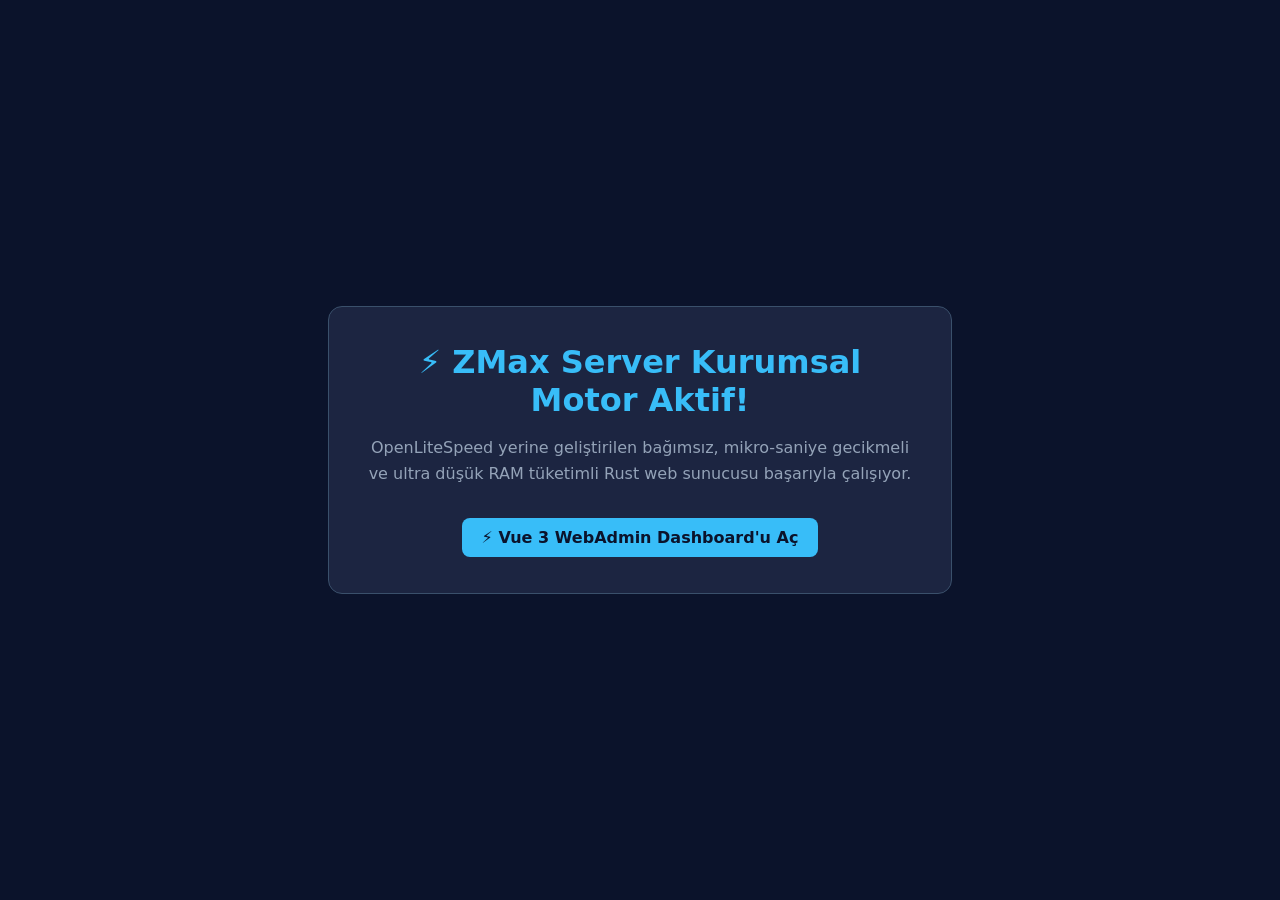
<file: www/html/index.html>
<!DOCTYPE html>
<html lang="tr">
<head>
    <meta charset="UTF-8">
    <title>ZMax Server - ZePanel Kurumsal Web Motoru</title>
    <style>
        body { font-family: system-ui, sans-serif; background: #0b132b; color: #fff; display: flex; align-items: center; justify-content: center; height: 100vh; margin: 0; }
        .box { background: #1c2541; padding: 36px; border-radius: 14px; border: 1px solid #3a506b; max-width: 550px; text-align: center; }
        h1 { color: #38bdf8; margin: 0 0 14px; }
        p { color: #94a3b8; line-height: 1.6; }
        .btn { display: inline-block; background: #38bdf8; color: #0b132b; padding: 10px 20px; border-radius: 8px; text-decoration: none; font-weight: bold; margin-top: 16px; }
    </style>
</head>
<body>
    <div class="box">
        <h1>⚡ ZMax Server Kurumsal Motor Aktif!</h1>
        <p>OpenLiteSpeed yerine geliştirilen bağımsız, mikro-saniye gecikmeli ve ultra düşük RAM tüketimli Rust web sunucusu başarıyla çalışıyor.</p>
        <a href="http://127.0.0.1:19485" class="btn">⚡ Vue 3 WebAdmin Dashboard'u Aç</a>
    </div>
</body>
</html>
</file>
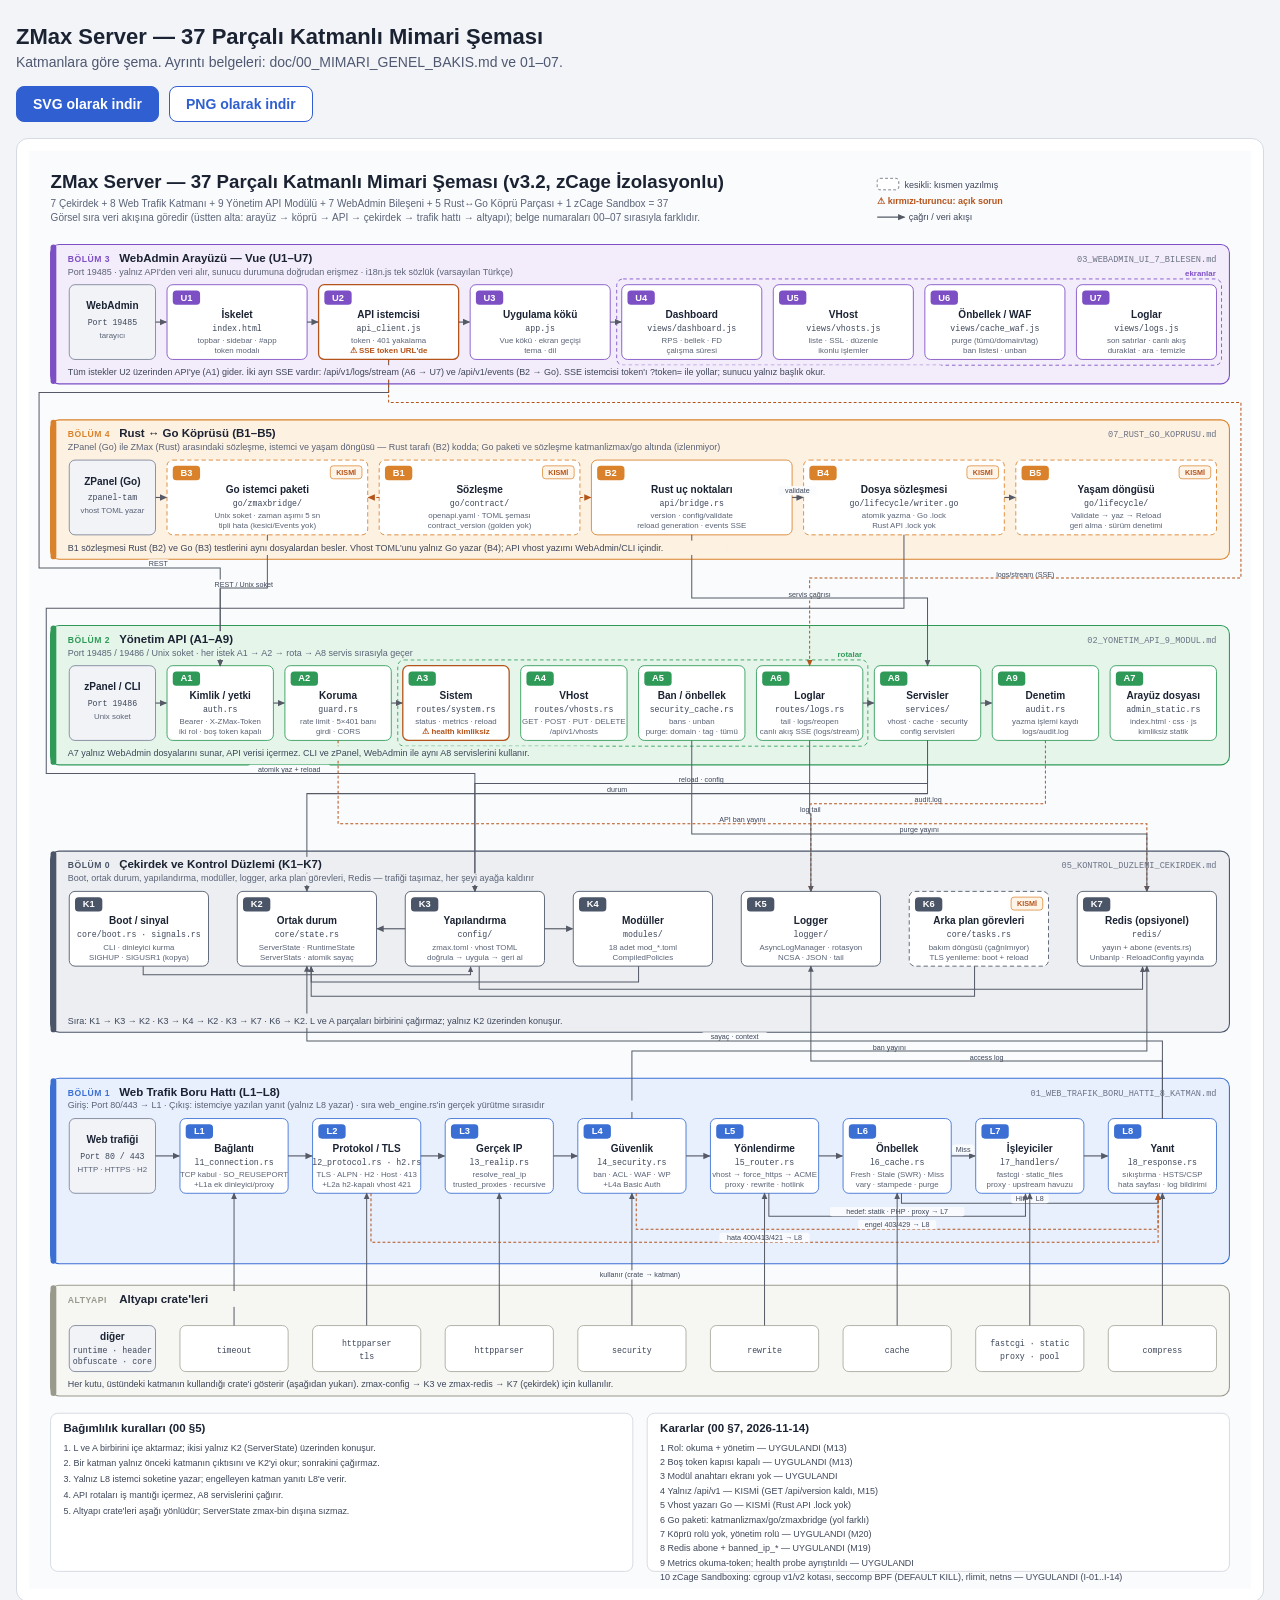
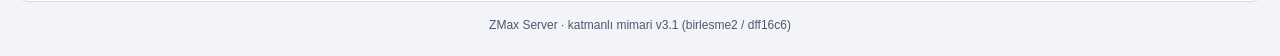
<file: docs/mimari/zmax_mimari_semasi.html>
<!DOCTYPE html>
<html lang="tr">
<head>
<meta charset="UTF-8">
<meta name="viewport" content="width=device-width, initial-scale=1.0">
<title>ZMax Katmanlı Mimari Şeması (37 Parça)</title>
<style>
  :root{--bg:#f2f4f8;--card:#ffffff;--line:#d5dae3;--text:#1b2333;--muted:#4f5870;--accent:#2f5fd0;--accent-h:#244db0}
  *{box-sizing:border-box;margin:0;padding:0}
  body{background:var(--bg);color:var(--text);font-family:'Segoe UI',Roboto,Helvetica,Arial,sans-serif;padding:24px 16px;display:flex;flex-direction:column;align-items:center;min-height:100vh}
  header{max-width:1700px;width:100%;margin-bottom:16px}
  h1{font-size:22px;font-weight:700}
  header p{font-size:14px;color:var(--muted);margin-top:4px}
  .actions{display:flex;gap:10px;margin:0 0 16px;max-width:1700px;width:100%;align-items:center}
  button{font:600 14px 'Segoe UI',Roboto,Helvetica,Arial,sans-serif;border-radius:8px;padding:9px 16px;cursor:pointer;border:1px solid var(--accent);background:var(--accent);color:#fff}
  button:hover{background:var(--accent-h)}
  button.alt{background:#fff;color:var(--accent)}
  button.alt:hover{background:#eef2fc}
  button:focus-visible{outline:3px solid #9db6f2;outline-offset:2px}
  #durum{font-size:13px;color:#b4531a}
  .kutu{background:var(--card);border:1px solid var(--line);border-radius:12px;padding:12px;max-width:1700px;width:100%;overflow-x:auto}
  .kutu svg{display:block;min-width:1200px;width:100%;height:auto}
  footer{margin-top:16px;font-size:12px;color:var(--muted)}
</style>
</head>
<body>
<header>
  <h1>ZMax Server — 37 Parçalı Katmanlı Mimari Şeması</h1>
  <p>Katmanlara göre şema. Ayrıntı belgeleri: doc/00_MIMARI_GENEL_BAKIS.md ve 01–07.</p>
</header>
<div class="actions">
  <button type="button" id="btnSvg">SVG olarak indir</button>
  <button type="button" id="btnPng" class="alt">PNG olarak indir</button>
  <span id="durum" role="status" aria-live="polite"></span>
</div>
<main class="kutu">
<svg id="semaSvg" xmlns="http://www.w3.org/2000/svg" viewBox="0 0 1700 2000" role="img" aria-labelledby="semaBaslik semaAciklama">
<title id="semaBaslik">ZMax Server 37 parçalı katmanlı mimari şeması</title>
<desc id="semaAciklama">WebAdmin, Rust-Go köprüsü, yönetim API, çekirdek, web trafik boru hattı ve altyapı crate katmanları; katmanlar arası çağrı okları, yeni yazılacak parçalar, açık sorunlar, bağımlılık kuralları ve kararlar.</desc>
<style>
  .t-main{font:700 26px 'Segoe UI',Roboto,Helvetica,Arial,sans-serif;fill:#1b2333}
  .t-sub{font:400 14px 'Segoe UI',Roboto,Helvetica,Arial,sans-serif;fill:#5a6376}
  .t-tag{font:700 12px 'Segoe UI',Roboto,Helvetica,Arial,sans-serif;letter-spacing:.06em}
  .t-band{font:700 16px 'Segoe UI',Roboto,Helvetica,Arial,sans-serif;fill:#1b2333}
  .t-bsub{font:400 12.5px 'Segoe UI',Roboto,Helvetica,Arial,sans-serif;fill:#5a6376}
  .t-doc{font:400 12px Consolas,'Courier New',monospace;fill:#6b7385}
  .t-grp{font:700 11px 'Segoe UI',Roboto,Helvetica,Arial,sans-serif}
  .t-id{font:700 13px 'Segoe UI',Roboto,Helvetica,Arial,sans-serif;fill:#fff}
  .t-yeni{font:700 10px 'Segoe UI',Roboto,Helvetica,Arial,sans-serif;fill:#b4531a}
  .t-title{font:700 14px 'Segoe UI',Roboto,Helvetica,Arial,sans-serif;fill:#1b2333}
  .t-file{font:400 11.5px Consolas,'Courier New',monospace;fill:#3d4659}
  .t-desc{font:400 11px 'Segoe UI',Roboto,Helvetica,Arial,sans-serif;fill:#5a6376}
  .t-warn{font:700 11px 'Segoe UI',Roboto,Helvetica,Arial,sans-serif;fill:#b4531a}
  .t-lbl{font:400 10px 'Segoe UI',Roboto,Helvetica,Arial,sans-serif;fill:#3d4659}
  .t-note{font:400 12.5px 'Segoe UI',Roboto,Helvetica,Arial,sans-serif;fill:#3d4659}
  .t-open{font:700 12.5px 'Segoe UI',Roboto,Helvetica,Arial,sans-serif;fill:#b4531a}</style>
<defs>
<marker id="ok" viewBox="0 0 10 10" refX="8" refY="5" markerWidth="7" markerHeight="7" orient="auto"><path d="M0 1 L9 5 L0 9 z" fill="#555a66"/></marker>
<marker id="okd" viewBox="0 0 10 10" refX="8" refY="5" markerWidth="7" markerHeight="7" orient="auto"><path d="M0 1 L9 5 L0 9 z" fill="#b4531a"/></marker>
</defs>
<rect x="0" y="0" width="1700" height="2000" fill="#fafbfd"/>
<text x="30" y="52" class="t-main">ZMax Server — 37 Parçalı Katmanlı Mimari Şeması (v3.2, zCage İzolasyonlu)</text>
<text x="30" y="78" class="t-sub">7 Çekirdek + 8 Web Trafik Katmanı + 9 Yönetim API Modülü + 7 WebAdmin Bileşeni + 5 Rust↔Go Köprü Parçası + 1 zCage Sandbox = 37</text>
<text x="30" y="98" class="t-sub">Görsel sıra veri akışına göredir (üstten alta: arayüz → köprü → API → çekirdek → trafik hattı → altyapı); belge numaraları 00–07 sırasıyla farklıdır.</text>
<rect x="1180" y="38" width="30" height="16" rx="4" fill="#fff" stroke="#555a66" stroke-dasharray="4 3"/><text x="1218" y="51" class="t-note">kesikli: kısmen yazılmış</text>
<text x="1180" y="74" class="t-open">⚠ kırmızı-turuncu: açık sorun</text>
<line x1="1180" y1="92" x2="1218" y2="92" stroke="#555a66" stroke-width="1.6" marker-end="url(#ok)"/><text x="1224" y="96" class="t-note">çağrı / veri akışı</text>
<rect x="30" y="130" width="1640" height="194" rx="12" fill="#f3ecfb" stroke="#7d4fc4" stroke-width="1.5"/>
<rect x="30" y="130" width="8" height="194" rx="4" fill="#7d4fc4"/>
<rect x="817.5714285714287" y="178" width="841.4285714285716" height="120" rx="9" fill="none" stroke="#7d4fc4" stroke-width="1.2" stroke-dasharray="5 4"/>
<text x="1651.0000000000002" y="174" text-anchor="end" class="t-grp" fill="#7d4fc4">ekranlar</text>
<rect x="56" y="186" width="120" height="104" rx="8" fill="#f1f3f7" stroke="#7b8498" stroke-width="1.2"/>
<text x="116" y="220" text-anchor="middle" class="t-title">WebAdmin</text>
<text x="116" y="242" text-anchor="middle" class="t-file">Port 19485</text>
<text x="116" y="260" text-anchor="middle" class="t-desc">tarayıcı</text>
<rect x="192" y="186" width="194.85714285714286" height="104" rx="8" fill="#ffffff" stroke="#7d4fc4" stroke-width="1.2"/>
<rect x="200" y="194" width="38" height="20" rx="5" fill="#7d4fc4"/>
<text x="219" y="208" text-anchor="middle" class="t-id">U1</text>
<text x="289.42857142857144" y="232" text-anchor="middle" class="t-title">İskelet</text>
<text x="289.42857142857144" y="250" text-anchor="middle" class="t-file">index.html</text>
<text x="289.42857142857144" y="267" text-anchor="middle" class="t-desc">topbar · sidebar · #app</text>
<text x="289.42857142857144" y="281" text-anchor="middle" class="t-desc">token modalı</text>
<rect x="402.8571428571429" y="186" width="194.85714285714286" height="104" rx="8" fill="#ffffff" stroke="#b4531a" stroke-width="1.8"/>
<rect x="410.8571428571429" y="194" width="38" height="20" rx="5" fill="#7d4fc4"/>
<text x="429.8571428571429" y="208" text-anchor="middle" class="t-id">U2</text>
<text x="500.28571428571433" y="232" text-anchor="middle" class="t-title">API istemcisi</text>
<text x="500.28571428571433" y="250" text-anchor="middle" class="t-file">api_client.js</text>
<text x="500.28571428571433" y="267" text-anchor="middle" class="t-desc">token · 401 yakalama</text>
<text x="500.28571428571433" y="281" text-anchor="middle" class="t-warn">⚠ SSE token URL'de</text>
<rect x="613.7142857142858" y="186" width="194.85714285714286" height="104" rx="8" fill="#ffffff" stroke="#7d4fc4" stroke-width="1.2"/>
<rect x="621.7142857142858" y="194" width="38" height="20" rx="5" fill="#7d4fc4"/>
<text x="640.7142857142858" y="208" text-anchor="middle" class="t-id">U3</text>
<text x="711.1428571428572" y="232" text-anchor="middle" class="t-title">Uygulama kökü</text>
<text x="711.1428571428572" y="250" text-anchor="middle" class="t-file">app.js</text>
<text x="711.1428571428572" y="267" text-anchor="middle" class="t-desc">Vue kökü · ekran geçişi</text>
<text x="711.1428571428572" y="281" text-anchor="middle" class="t-desc">tema · dil</text>
<rect x="824.5714285714287" y="186" width="194.85714285714286" height="104" rx="8" fill="#ffffff" stroke="#7d4fc4" stroke-width="1.2"/>
<rect x="832.5714285714287" y="194" width="38" height="20" rx="5" fill="#7d4fc4"/>
<text x="851.5714285714287" y="208" text-anchor="middle" class="t-id">U4</text>
<text x="922.0000000000001" y="232" text-anchor="middle" class="t-title">Dashboard</text>
<text x="922.0000000000001" y="250" text-anchor="middle" class="t-file">views/dashboard.js</text>
<text x="922.0000000000001" y="267" text-anchor="middle" class="t-desc">RPS · bellek · FD</text>
<text x="922.0000000000001" y="281" text-anchor="middle" class="t-desc">çalışma süresi</text>
<rect x="1035.4285714285716" y="186" width="194.85714285714286" height="104" rx="8" fill="#ffffff" stroke="#7d4fc4" stroke-width="1.2"/>
<rect x="1043.4285714285716" y="194" width="38" height="20" rx="5" fill="#7d4fc4"/>
<text x="1062.4285714285716" y="208" text-anchor="middle" class="t-id">U5</text>
<text x="1132.857142857143" y="232" text-anchor="middle" class="t-title">VHost</text>
<text x="1132.857142857143" y="250" text-anchor="middle" class="t-file">views/vhosts.js</text>
<text x="1132.857142857143" y="267" text-anchor="middle" class="t-desc">liste · SSL · düzenle</text>
<text x="1132.857142857143" y="281" text-anchor="middle" class="t-desc">ikonlu işlemler</text>
<rect x="1246.2857142857144" y="186" width="194.85714285714286" height="104" rx="8" fill="#ffffff" stroke="#7d4fc4" stroke-width="1.2"/>
<rect x="1254.2857142857144" y="194" width="38" height="20" rx="5" fill="#7d4fc4"/>
<text x="1273.2857142857144" y="208" text-anchor="middle" class="t-id">U6</text>
<text x="1343.7142857142858" y="232" text-anchor="middle" class="t-title">Önbellek / WAF</text>
<text x="1343.7142857142858" y="250" text-anchor="middle" class="t-file">views/cache_waf.js</text>
<text x="1343.7142857142858" y="267" text-anchor="middle" class="t-desc">purge (tümü/domain/tag)</text>
<text x="1343.7142857142858" y="281" text-anchor="middle" class="t-desc">ban listesi · unban</text>
<rect x="1457.1428571428573" y="186" width="194.85714285714286" height="104" rx="8" fill="#ffffff" stroke="#7d4fc4" stroke-width="1.2"/>
<rect x="1465.1428571428573" y="194" width="38" height="20" rx="5" fill="#7d4fc4"/>
<text x="1484.1428571428573" y="208" text-anchor="middle" class="t-id">U7</text>
<text x="1554.5714285714287" y="232" text-anchor="middle" class="t-title">Loglar</text>
<text x="1554.5714285714287" y="250" text-anchor="middle" class="t-file">views/logs.js</text>
<text x="1554.5714285714287" y="267" text-anchor="middle" class="t-desc">son satırlar · canlı akış</text>
<text x="1554.5714285714287" y="281" text-anchor="middle" class="t-desc">duraklat · ara · temizle</text>
<line x1="176" y1="238" x2="191" y2="238" stroke="#555a66" stroke-width="1.6" marker-end="url(#ok)"/>
<line x1="386.8571428571429" y1="238" x2="401.8571428571429" y2="238" stroke="#555a66" stroke-width="1.6" marker-end="url(#ok)"/>
<line x1="597.7142857142858" y1="238" x2="612.7142857142858" y2="238" stroke="#555a66" stroke-width="1.6" marker-end="url(#ok)"/>
<line x1="808.5714285714287" y1="238" x2="823.5714285714287" y2="238" stroke="#555a66" stroke-width="1.6" marker-end="url(#ok)"/>
<rect x="30" y="374" width="1640" height="194" rx="12" fill="#fdf1e1" stroke="#d9822b" stroke-width="1.5"/>
<rect x="30" y="374" width="8" height="194" rx="4" fill="#d9822b"/>
<rect x="56" y="430" width="120" height="104" rx="8" fill="#f1f3f7" stroke="#7b8498" stroke-width="1.2"/>
<text x="116" y="464" text-anchor="middle" class="t-title">ZPanel (Go)</text>
<text x="116" y="486" text-anchor="middle" class="t-file">zpanel-tam</text>
<text x="116" y="504" text-anchor="middle" class="t-desc">vhost TOML yazar</text>
<rect x="192" y="430" width="279.2" height="104" rx="8" fill="#ffffff" stroke="#d9822b" stroke-width="1.2" stroke-dasharray="6 4"/>
<rect x="200" y="438" width="38" height="20" rx="5" fill="#d9822b"/>
<text x="219" y="452" text-anchor="middle" class="t-id">B3</text>
<rect x="419.2" y="438" width="44" height="18" rx="4" fill="#fff4e8" stroke="#d9822b"/>
<text x="441.2" y="451" text-anchor="middle" class="t-yeni">KISMİ</text>
<text x="331.6" y="476" text-anchor="middle" class="t-title">Go istemci paketi</text>
<text x="331.6" y="494" text-anchor="middle" class="t-file">go/zmaxbridge/</text>
<text x="331.6" y="511" text-anchor="middle" class="t-desc">Unix soket · zaman aşımı 5 sn</text>
<text x="331.6" y="525" text-anchor="middle" class="t-desc">tipli hata (kesici/Events yok)</text>
<rect x="487.2" y="430" width="279.2" height="104" rx="8" fill="#ffffff" stroke="#d9822b" stroke-width="1.2" stroke-dasharray="6 4"/>
<rect x="495.2" y="438" width="38" height="20" rx="5" fill="#d9822b"/>
<text x="514.2" y="452" text-anchor="middle" class="t-id">B1</text>
<rect x="714.4" y="438" width="44" height="18" rx="4" fill="#fff4e8" stroke="#d9822b"/>
<text x="736.4" y="451" text-anchor="middle" class="t-yeni">KISMİ</text>
<text x="626.8" y="476" text-anchor="middle" class="t-title">Sözleşme</text>
<text x="626.8" y="494" text-anchor="middle" class="t-file">go/contract/</text>
<text x="626.8" y="511" text-anchor="middle" class="t-desc">openapi.yaml · TOML şeması</text>
<text x="626.8" y="525" text-anchor="middle" class="t-desc">contract_version (golden yok)</text>
<rect x="782.4" y="430" width="279.2" height="104" rx="8" fill="#ffffff" stroke="#d9822b" stroke-width="1.2"/>
<rect x="790.4" y="438" width="38" height="20" rx="5" fill="#d9822b"/>
<text x="809.4" y="452" text-anchor="middle" class="t-id">B2</text>
<text x="922" y="476" text-anchor="middle" class="t-title">Rust uç noktaları</text>
<text x="922" y="494" text-anchor="middle" class="t-file">api/bridge.rs</text>
<text x="922" y="511" text-anchor="middle" class="t-desc">version · config/validate</text>
<text x="922" y="525" text-anchor="middle" class="t-desc">reload generation · events SSE</text>
<rect x="1077.6" y="430" width="279.2" height="104" rx="8" fill="#ffffff" stroke="#d9822b" stroke-width="1.2" stroke-dasharray="6 4"/>
<rect x="1085.6" y="438" width="38" height="20" rx="5" fill="#d9822b"/>
<text x="1104.6" y="452" text-anchor="middle" class="t-id">B4</text>
<rect x="1304.8" y="438" width="44" height="18" rx="4" fill="#fff4e8" stroke="#d9822b"/>
<text x="1326.8" y="451" text-anchor="middle" class="t-yeni">KISMİ</text>
<text x="1217.1999999999998" y="476" text-anchor="middle" class="t-title">Dosya sözleşmesi</text>
<text x="1217.1999999999998" y="494" text-anchor="middle" class="t-file">go/lifecycle/writer.go</text>
<text x="1217.1999999999998" y="511" text-anchor="middle" class="t-desc">atomik yazma · Go .lock</text>
<text x="1217.1999999999998" y="525" text-anchor="middle" class="t-desc">Rust API .lock yok</text>
<rect x="1372.8" y="430" width="279.2" height="104" rx="8" fill="#ffffff" stroke="#d9822b" stroke-width="1.2" stroke-dasharray="6 4"/>
<rect x="1380.8" y="438" width="38" height="20" rx="5" fill="#d9822b"/>
<text x="1399.8" y="452" text-anchor="middle" class="t-id">B5</text>
<rect x="1600" y="438" width="44" height="18" rx="4" fill="#fff4e8" stroke="#d9822b"/>
<text x="1622" y="451" text-anchor="middle" class="t-yeni">KISMİ</text>
<text x="1512.3999999999999" y="476" text-anchor="middle" class="t-title">Yaşam döngüsü</text>
<text x="1512.3999999999999" y="494" text-anchor="middle" class="t-file">go/lifecycle/</text>
<text x="1512.3999999999999" y="511" text-anchor="middle" class="t-desc">Validate → yaz → Reload</text>
<text x="1512.3999999999999" y="525" text-anchor="middle" class="t-desc">geri alma · sürüm denetimi</text>
<line x1="176" y1="482" x2="191" y2="482" stroke="#555a66" stroke-width="1.6" marker-end="url(#ok)"/>
<line x1="487.2" y1="482" x2="472.2" y2="482" stroke="#b4531a" stroke-width="1.6" stroke-dasharray="4 3" marker-end="url(#okd)"/>
<line x1="766.4" y1="482" x2="781.4" y2="482" stroke="#b4531a" stroke-width="1.6" stroke-dasharray="4 3" marker-end="url(#okd)"/>
<line x1="1061.6" y1="482" x2="1076.6" y2="482" stroke="#555a66" stroke-width="1.6" marker-end="url(#ok)"/>
<rect x="1042.6999999999998" y="466" width="52.8" height="13" rx="3" fill="#fafbfd" opacity="0.95"/>
<text x="1069.1" y="476" text-anchor="middle" class="t-lbl">validate</text>
<line x1="1356.8" y1="482" x2="1371.8" y2="482" stroke="#555a66" stroke-width="1.6" marker-end="url(#ok)"/>
<rect x="30" y="660" width="1640" height="194" rx="12" fill="#e5f5ea" stroke="#2f9a58" stroke-width="1.5"/>
<rect x="30" y="660" width="8" height="194" rx="4" fill="#2f9a58"/>
<rect x="513" y="708" width="654" height="120" rx="9" fill="none" stroke="#2f9a58" stroke-width="1.2" stroke-dasharray="5 4"/>
<text x="1159" y="704" text-anchor="end" class="t-grp" fill="#2f9a58">rotalar</text>
<rect x="56" y="716" width="120" height="104" rx="8" fill="#f1f3f7" stroke="#7b8498" stroke-width="1.2"/>
<text x="116" y="750" text-anchor="middle" class="t-title">zPanel / CLI</text>
<text x="116" y="772" text-anchor="middle" class="t-file">Port 19486</text>
<text x="116" y="790" text-anchor="middle" class="t-desc">Unix soket</text>
<rect x="192" y="716" width="148" height="104" rx="8" fill="#ffffff" stroke="#2f9a58" stroke-width="1.2"/>
<rect x="200" y="724" width="38" height="20" rx="5" fill="#2f9a58"/>
<text x="219" y="738" text-anchor="middle" class="t-id">A1</text>
<text x="266" y="762" text-anchor="middle" class="t-title">Kimlik / yetki</text>
<text x="266" y="780" text-anchor="middle" class="t-file">auth.rs</text>
<text x="266" y="797" text-anchor="middle" class="t-desc">Bearer · X-ZMax-Token</text>
<text x="266" y="811" text-anchor="middle" class="t-desc">iki rol · boş token kapalı</text>
<rect x="356" y="716" width="148" height="104" rx="8" fill="#ffffff" stroke="#2f9a58" stroke-width="1.2"/>
<rect x="364" y="724" width="38" height="20" rx="5" fill="#2f9a58"/>
<text x="383" y="738" text-anchor="middle" class="t-id">A2</text>
<text x="430" y="762" text-anchor="middle" class="t-title">Koruma</text>
<text x="430" y="780" text-anchor="middle" class="t-file">guard.rs</text>
<text x="430" y="797" text-anchor="middle" class="t-desc">rate limit · 5×401 banı</text>
<text x="430" y="811" text-anchor="middle" class="t-desc">girdi · CORS</text>
<rect x="520" y="716" width="148" height="104" rx="8" fill="#ffffff" stroke="#b4531a" stroke-width="1.8"/>
<rect x="528" y="724" width="38" height="20" rx="5" fill="#2f9a58"/>
<text x="547" y="738" text-anchor="middle" class="t-id">A3</text>
<text x="594" y="762" text-anchor="middle" class="t-title">Sistem</text>
<text x="594" y="780" text-anchor="middle" class="t-file">routes/system.rs</text>
<text x="594" y="797" text-anchor="middle" class="t-desc">status · metrics · reload</text>
<text x="594" y="811" text-anchor="middle" class="t-warn">⚠ health kimliksiz</text>
<rect x="684" y="716" width="148" height="104" rx="8" fill="#ffffff" stroke="#2f9a58" stroke-width="1.2"/>
<rect x="692" y="724" width="38" height="20" rx="5" fill="#2f9a58"/>
<text x="711" y="738" text-anchor="middle" class="t-id">A4</text>
<text x="758" y="762" text-anchor="middle" class="t-title">VHost</text>
<text x="758" y="780" text-anchor="middle" class="t-file">routes/vhosts.rs</text>
<text x="758" y="797" text-anchor="middle" class="t-desc">GET · POST · PUT · DELETE</text>
<text x="758" y="811" text-anchor="middle" class="t-desc">/api/v1/vhosts</text>
<rect x="848" y="716" width="148" height="104" rx="8" fill="#ffffff" stroke="#2f9a58" stroke-width="1.2"/>
<rect x="856" y="724" width="38" height="20" rx="5" fill="#2f9a58"/>
<text x="875" y="738" text-anchor="middle" class="t-id">A5</text>
<text x="922" y="762" text-anchor="middle" class="t-title">Ban / önbellek</text>
<text x="922" y="780" text-anchor="middle" class="t-file">security_cache.rs</text>
<text x="922" y="797" text-anchor="middle" class="t-desc">bans · unban</text>
<text x="922" y="811" text-anchor="middle" class="t-desc">purge: domain · tag · tümü</text>
<rect x="1012" y="716" width="148" height="104" rx="8" fill="#ffffff" stroke="#2f9a58" stroke-width="1.2"/>
<rect x="1020" y="724" width="38" height="20" rx="5" fill="#2f9a58"/>
<text x="1039" y="738" text-anchor="middle" class="t-id">A6</text>
<text x="1086" y="762" text-anchor="middle" class="t-title">Loglar</text>
<text x="1086" y="780" text-anchor="middle" class="t-file">routes/logs.rs</text>
<text x="1086" y="797" text-anchor="middle" class="t-desc">tail · logs/reopen</text>
<text x="1086" y="811" text-anchor="middle" class="t-desc">canlı akış SSE (logs/stream)</text>
<rect x="1176" y="716" width="148" height="104" rx="8" fill="#ffffff" stroke="#2f9a58" stroke-width="1.2"/>
<rect x="1184" y="724" width="38" height="20" rx="5" fill="#2f9a58"/>
<text x="1203" y="738" text-anchor="middle" class="t-id">A8</text>
<text x="1250" y="762" text-anchor="middle" class="t-title">Servisler</text>
<text x="1250" y="780" text-anchor="middle" class="t-file">services/</text>
<text x="1250" y="797" text-anchor="middle" class="t-desc">vhost · cache · security</text>
<text x="1250" y="811" text-anchor="middle" class="t-desc">config servisleri</text>
<rect x="1340" y="716" width="148" height="104" rx="8" fill="#ffffff" stroke="#2f9a58" stroke-width="1.2"/>
<rect x="1348" y="724" width="38" height="20" rx="5" fill="#2f9a58"/>
<text x="1367" y="738" text-anchor="middle" class="t-id">A9</text>
<text x="1414" y="762" text-anchor="middle" class="t-title">Denetim</text>
<text x="1414" y="780" text-anchor="middle" class="t-file">audit.rs</text>
<text x="1414" y="797" text-anchor="middle" class="t-desc">yazma işlemi kaydı</text>
<text x="1414" y="811" text-anchor="middle" class="t-desc">logs/audit.log</text>
<rect x="1504" y="716" width="148" height="104" rx="8" fill="#ffffff" stroke="#2f9a58" stroke-width="1.2"/>
<rect x="1512" y="724" width="38" height="20" rx="5" fill="#2f9a58"/>
<text x="1531" y="738" text-anchor="middle" class="t-id">A7</text>
<text x="1578" y="762" text-anchor="middle" class="t-title">Arayüz dosyası</text>
<text x="1578" y="780" text-anchor="middle" class="t-file">admin_static.rs</text>
<text x="1578" y="797" text-anchor="middle" class="t-desc">index.html · css · js</text>
<text x="1578" y="811" text-anchor="middle" class="t-desc">kimliksiz statik</text>
<line x1="176" y1="768" x2="191" y2="768" stroke="#555a66" stroke-width="1.6" marker-end="url(#ok)"/>
<line x1="340" y1="768" x2="355" y2="768" stroke="#555a66" stroke-width="1.6" marker-end="url(#ok)"/>
<line x1="504" y1="768" x2="519" y2="768" stroke="#555a66" stroke-width="1.6" marker-end="url(#ok)"/>
<line x1="1160" y1="768" x2="1175" y2="768" stroke="#555a66" stroke-width="1.6" marker-end="url(#ok)"/>
<line x1="1324" y1="768" x2="1339" y2="768" stroke="#555a66" stroke-width="1.6" marker-end="url(#ok)"/>
<rect x="30" y="974" width="1640" height="252" rx="12" fill="#eceef2" stroke="#4b5568" stroke-width="1.5"/>
<rect x="30" y="974" width="8" height="252" rx="4" fill="#4b5568"/>
<rect x="56" y="1030" width="193.71428571428572" height="104" rx="8" fill="#ffffff" stroke="#4b5568" stroke-width="1.2"/>
<rect x="64" y="1038" width="38" height="20" rx="5" fill="#4b5568"/>
<text x="83" y="1052" text-anchor="middle" class="t-id">K1</text>
<text x="152.85714285714286" y="1076" text-anchor="middle" class="t-title">Boot / sinyal</text>
<text x="152.85714285714286" y="1094" text-anchor="middle" class="t-file">core/boot.rs · signals.rs</text>
<text x="152.85714285714286" y="1111" text-anchor="middle" class="t-desc">CLI · dinleyici kurma</text>
<text x="152.85714285714286" y="1125" text-anchor="middle" class="t-desc">SIGHUP · SIGUSR1 (kopya)</text>
<rect x="289.7142857142857" y="1030" width="193.71428571428572" height="104" rx="8" fill="#ffffff" stroke="#4b5568" stroke-width="1.2"/>
<rect x="297.7142857142857" y="1038" width="38" height="20" rx="5" fill="#4b5568"/>
<text x="316.7142857142857" y="1052" text-anchor="middle" class="t-id">K2</text>
<text x="386.57142857142856" y="1076" text-anchor="middle" class="t-title">Ortak durum</text>
<text x="386.57142857142856" y="1094" text-anchor="middle" class="t-file">core/state.rs</text>
<text x="386.57142857142856" y="1111" text-anchor="middle" class="t-desc">ServerState · RuntimeState</text>
<text x="386.57142857142856" y="1125" text-anchor="middle" class="t-desc">ServerStats · atomik sayaç</text>
<rect x="523.4285714285714" y="1030" width="193.71428571428572" height="104" rx="8" fill="#ffffff" stroke="#4b5568" stroke-width="1.2"/>
<rect x="531.4285714285714" y="1038" width="38" height="20" rx="5" fill="#4b5568"/>
<text x="550.4285714285714" y="1052" text-anchor="middle" class="t-id">K3</text>
<text x="620.2857142857143" y="1076" text-anchor="middle" class="t-title">Yapılandırma</text>
<text x="620.2857142857143" y="1094" text-anchor="middle" class="t-file">config/</text>
<text x="620.2857142857143" y="1111" text-anchor="middle" class="t-desc">zmax.toml · vhost TOML</text>
<text x="620.2857142857143" y="1125" text-anchor="middle" class="t-desc">doğrula → uygula → geri al</text>
<rect x="757.1428571428571" y="1030" width="193.71428571428572" height="104" rx="8" fill="#ffffff" stroke="#4b5568" stroke-width="1.2"/>
<rect x="765.1428571428571" y="1038" width="38" height="20" rx="5" fill="#4b5568"/>
<text x="784.1428571428571" y="1052" text-anchor="middle" class="t-id">K4</text>
<text x="854" y="1076" text-anchor="middle" class="t-title">Modüller</text>
<text x="854" y="1094" text-anchor="middle" class="t-file">modules/</text>
<text x="854" y="1111" text-anchor="middle" class="t-desc">18 adet mod_*.toml</text>
<text x="854" y="1125" text-anchor="middle" class="t-desc">CompiledPolicies</text>
<rect x="990.8571428571429" y="1030" width="193.71428571428572" height="104" rx="8" fill="#ffffff" stroke="#4b5568" stroke-width="1.2"/>
<rect x="998.8571428571429" y="1038" width="38" height="20" rx="5" fill="#4b5568"/>
<text x="1017.8571428571429" y="1052" text-anchor="middle" class="t-id">K5</text>
<text x="1087.7142857142858" y="1076" text-anchor="middle" class="t-title">Logger</text>
<text x="1087.7142857142858" y="1094" text-anchor="middle" class="t-file">logger/</text>
<text x="1087.7142857142858" y="1111" text-anchor="middle" class="t-desc">AsyncLogManager · rotasyon</text>
<text x="1087.7142857142858" y="1125" text-anchor="middle" class="t-desc">NCSA · JSON · tail</text>
<rect x="1224.5714285714287" y="1030" width="193.71428571428572" height="104" rx="8" fill="#ffffff" stroke="#4b5568" stroke-width="1.2" stroke-dasharray="6 4"/>
<rect x="1232.5714285714287" y="1038" width="38" height="20" rx="5" fill="#4b5568"/>
<text x="1251.5714285714287" y="1052" text-anchor="middle" class="t-id">K6</text>
<rect x="1366.2857142857144" y="1038" width="44" height="18" rx="4" fill="#fff4e8" stroke="#d9822b"/>
<text x="1388.2857142857144" y="1051" text-anchor="middle" class="t-yeni">KISMİ</text>
<text x="1321.4285714285716" y="1076" text-anchor="middle" class="t-title">Arka plan görevleri</text>
<text x="1321.4285714285716" y="1094" text-anchor="middle" class="t-file">core/tasks.rs</text>
<text x="1321.4285714285716" y="1111" text-anchor="middle" class="t-desc">bakım döngüsü (çağrılmıyor)</text>
<text x="1321.4285714285716" y="1125" text-anchor="middle" class="t-desc">TLS yenileme: boot + reload</text>
<rect x="1458.2857142857144" y="1030" width="193.71428571428572" height="104" rx="8" fill="#ffffff" stroke="#4b5568" stroke-width="1.2"/>
<rect x="1466.2857142857144" y="1038" width="38" height="20" rx="5" fill="#4b5568"/>
<text x="1485.2857142857144" y="1052" text-anchor="middle" class="t-id">K7</text>
<text x="1555.1428571428573" y="1076" text-anchor="middle" class="t-title">Redis (opsiyonel)</text>
<text x="1555.1428571428573" y="1094" text-anchor="middle" class="t-file">redis/</text>
<text x="1555.1428571428573" y="1111" text-anchor="middle" class="t-desc">yayın + abone (events.rs)</text>
<text x="1555.1428571428573" y="1125" text-anchor="middle" class="t-desc">UnbanIp · ReloadConfig yayında</text>
<line x1="523.4285714285714" y1="1082" x2="484.42857142857144" y2="1082" stroke="#555a66" stroke-width="1.6" marker-end="url(#ok)"/>
<line x1="717.1428571428571" y1="1082" x2="756.1428571428571" y2="1082" stroke="#555a66" stroke-width="1.6" marker-end="url(#ok)"/>
<path d="M158.85714285714286 1134 V1146 H614.2857142857143 V1135" fill="none" stroke="#555a66" stroke-width="1.4" marker-end="url(#ok)"/>
<path d="M848 1134 V1156 H392.57142857142856 V1135" fill="none" stroke="#555a66" stroke-width="1.4" marker-end="url(#ok)"/>
<path d="M626.2857142857143 1134 V1166 H1549.1428571428573 V1135" fill="none" stroke="#555a66" stroke-width="1.4" marker-end="url(#ok)"/>
<path d="M1315.4285714285716 1134 V1176 H392.57142857142856 V1135" fill="none" stroke="#555a66" stroke-width="1.4" marker-end="url(#ok)"/>
<rect x="30" y="1290" width="1640" height="258" rx="12" fill="#e8f0fe" stroke="#3b6fd4" stroke-width="1.5"/>
<rect x="30" y="1290" width="8" height="258" rx="4" fill="#3b6fd4"/>
<rect x="56" y="1346" width="120" height="104" rx="8" fill="#f1f3f7" stroke="#7b8498" stroke-width="1.2"/>
<text x="116" y="1380" text-anchor="middle" class="t-title">Web trafiği</text>
<text x="116" y="1402" text-anchor="middle" class="t-file">Port 80 / 443</text>
<text x="116" y="1420" text-anchor="middle" class="t-desc">HTTP · HTTPS · H2</text>
<rect x="210" y="1346" width="150.5" height="104" rx="8" fill="#ffffff" stroke="#3b6fd4" stroke-width="1.2"/>
<rect x="218" y="1354" width="38" height="20" rx="5" fill="#3b6fd4"/>
<text x="237" y="1368" text-anchor="middle" class="t-id">L1</text>
<text x="285.25" y="1392" text-anchor="middle" class="t-title">Bağlantı</text>
<text x="285.25" y="1410" text-anchor="middle" class="t-file">l1_connection.rs</text>
<text x="285.25" y="1427" text-anchor="middle" class="t-desc">TCP kabul · SO_REUSEPORT</text>
<text x="285.25" y="1441" text-anchor="middle" class="t-desc">+L1a ek dinleyici/proxy</text>
<rect x="394.5" y="1346" width="150.5" height="104" rx="8" fill="#ffffff" stroke="#3b6fd4" stroke-width="1.2"/>
<rect x="402.5" y="1354" width="38" height="20" rx="5" fill="#3b6fd4"/>
<text x="421.5" y="1368" text-anchor="middle" class="t-id">L2</text>
<text x="469.75" y="1392" text-anchor="middle" class="t-title">Protokol / TLS</text>
<text x="469.75" y="1410" text-anchor="middle" class="t-file">l2_protocol.rs · h2.rs</text>
<text x="469.75" y="1427" text-anchor="middle" class="t-desc">TLS · ALPN · H2 · Host · 413</text>
<text x="469.75" y="1441" text-anchor="middle" class="t-desc">+L2a h2-kapalı vhost 421</text>
<rect x="579" y="1346" width="150.5" height="104" rx="8" fill="#ffffff" stroke="#3b6fd4" stroke-width="1.2"/>
<rect x="587" y="1354" width="38" height="20" rx="5" fill="#3b6fd4"/>
<text x="606" y="1368" text-anchor="middle" class="t-id">L3</text>
<text x="654.25" y="1392" text-anchor="middle" class="t-title">Gerçek IP</text>
<text x="654.25" y="1410" text-anchor="middle" class="t-file">l3_realip.rs</text>
<text x="654.25" y="1427" text-anchor="middle" class="t-desc">resolve_real_ip</text>
<text x="654.25" y="1441" text-anchor="middle" class="t-desc">trusted_proxies · recursive</text>
<rect x="763.5" y="1346" width="150.5" height="104" rx="8" fill="#ffffff" stroke="#3b6fd4" stroke-width="1.2"/>
<rect x="771.5" y="1354" width="38" height="20" rx="5" fill="#3b6fd4"/>
<text x="790.5" y="1368" text-anchor="middle" class="t-id">L4</text>
<text x="838.75" y="1392" text-anchor="middle" class="t-title">Güvenlik</text>
<text x="838.75" y="1410" text-anchor="middle" class="t-file">l4_security.rs</text>
<text x="838.75" y="1427" text-anchor="middle" class="t-desc">ban · ACL · WAF · WP</text>
<text x="838.75" y="1441" text-anchor="middle" class="t-desc">+L4a Basic Auth</text>
<rect x="948" y="1346" width="150.5" height="104" rx="8" fill="#ffffff" stroke="#3b6fd4" stroke-width="1.2"/>
<rect x="956" y="1354" width="38" height="20" rx="5" fill="#3b6fd4"/>
<text x="975" y="1368" text-anchor="middle" class="t-id">L5</text>
<text x="1023.25" y="1392" text-anchor="middle" class="t-title">Yönlendirme</text>
<text x="1023.25" y="1410" text-anchor="middle" class="t-file">l5_router.rs</text>
<text x="1023.25" y="1427" text-anchor="middle" class="t-desc">vhost → force_https → ACME</text>
<text x="1023.25" y="1441" text-anchor="middle" class="t-desc">proxy · rewrite · hotlink</text>
<rect x="1132.5" y="1346" width="150.5" height="104" rx="8" fill="#ffffff" stroke="#3b6fd4" stroke-width="1.2"/>
<rect x="1140.5" y="1354" width="38" height="20" rx="5" fill="#3b6fd4"/>
<text x="1159.5" y="1368" text-anchor="middle" class="t-id">L6</text>
<text x="1207.75" y="1392" text-anchor="middle" class="t-title">Önbellek</text>
<text x="1207.75" y="1410" text-anchor="middle" class="t-file">l6_cache.rs</text>
<text x="1207.75" y="1427" text-anchor="middle" class="t-desc">Fresh · Stale (SWR) · Miss</text>
<text x="1207.75" y="1441" text-anchor="middle" class="t-desc">vary · stampede · purge</text>
<rect x="1317" y="1346" width="150.5" height="104" rx="8" fill="#ffffff" stroke="#3b6fd4" stroke-width="1.2"/>
<rect x="1325" y="1354" width="38" height="20" rx="5" fill="#3b6fd4"/>
<text x="1344" y="1368" text-anchor="middle" class="t-id">L7</text>
<text x="1392.25" y="1392" text-anchor="middle" class="t-title">İşleyiciler</text>
<text x="1392.25" y="1410" text-anchor="middle" class="t-file">l7_handlers/</text>
<text x="1392.25" y="1427" text-anchor="middle" class="t-desc">fastcgi · static_files</text>
<text x="1392.25" y="1441" text-anchor="middle" class="t-desc">proxy · upstream havuzu</text>
<rect x="1501.5" y="1346" width="150.5" height="104" rx="8" fill="#ffffff" stroke="#3b6fd4" stroke-width="1.2"/>
<rect x="1509.5" y="1354" width="38" height="20" rx="5" fill="#3b6fd4"/>
<text x="1528.5" y="1368" text-anchor="middle" class="t-id">L8</text>
<text x="1576.75" y="1392" text-anchor="middle" class="t-title">Yanıt</text>
<text x="1576.75" y="1410" text-anchor="middle" class="t-file">l8_response.rs</text>
<text x="1576.75" y="1427" text-anchor="middle" class="t-desc">sıkıştırma · HSTS/CSP</text>
<text x="1576.75" y="1441" text-anchor="middle" class="t-desc">hata sayfası · log bildirimi</text>
<line x1="176" y1="1398" x2="209" y2="1398" stroke="#555a66" stroke-width="1.6" marker-end="url(#ok)"/>
<line x1="360.5" y1="1398" x2="393.5" y2="1398" stroke="#555a66" stroke-width="1.6" marker-end="url(#ok)"/>
<line x1="545" y1="1398" x2="578" y2="1398" stroke="#555a66" stroke-width="1.6" marker-end="url(#ok)"/>
<line x1="729.5" y1="1398" x2="762.5" y2="1398" stroke="#555a66" stroke-width="1.6" marker-end="url(#ok)"/>
<line x1="914" y1="1398" x2="947" y2="1398" stroke="#555a66" stroke-width="1.6" marker-end="url(#ok)"/>
<line x1="1098.5" y1="1398" x2="1131.5" y2="1398" stroke="#555a66" stroke-width="1.6" marker-end="url(#ok)"/>
<line x1="1283" y1="1398" x2="1316" y2="1398" stroke="#555a66" stroke-width="1.6" marker-end="url(#ok)"/>
<rect x="1284.3" y="1382" width="30.4" height="13" rx="3" fill="#fafbfd" opacity="0.95"/>
<text x="1299.5" y="1392" text-anchor="middle" class="t-lbl">Miss</text>
<line x1="1467.5" y1="1398" x2="1500.5" y2="1398" stroke="#555a66" stroke-width="1.6" marker-end="url(#ok)"/>
<path d="M1213.75 1450 V1464 H1570.75 V1451" fill="none" stroke="#555a66" stroke-width="1.4" marker-end="url(#ok)"/>
<rect x="1365.85" y="1451" width="52.8" height="13" rx="3" fill="#fafbfd" opacity="0.95"/>
<text x="1392.25" y="1461" text-anchor="middle" class="t-lbl">Hit → L8</text>
<path d="M1029.25 1450 V1482 H1386.25 V1451" fill="none" stroke="#555a66" stroke-width="1.4" marker-end="url(#ok)"/>
<rect x="1114.15" y="1469" width="187.2" height="13" rx="3" fill="#fafbfd" opacity="0.95"/>
<text x="1207.75" y="1479" text-anchor="middle" class="t-lbl">hedef: statik · PHP · proxy → L7</text>
<path d="M844.75 1450 V1500 H1570.75 V1451" fill="none" stroke="#b4531a" stroke-width="1.4" stroke-dasharray="4 3" marker-end="url(#okd)"/>
<rect x="1153.35" y="1487" width="108.8" height="13" rx="3" fill="#fafbfd" opacity="0.95"/>
<text x="1207.75" y="1497" text-anchor="middle" class="t-lbl">engel 403/429 → L8</text>
<path d="M475.75 1450 V1518 H1570.75 V1451" fill="none" stroke="#b4531a" stroke-width="1.4" stroke-dasharray="4 3" marker-end="url(#okd)"/>
<rect x="960.45" y="1505" width="125.6" height="13" rx="3" fill="#fafbfd" opacity="0.95"/>
<text x="1023.25" y="1515" text-anchor="middle" class="t-lbl">hata 400/413/421 → L8</text>
<rect x="30" y="1578" width="1640" height="154" rx="12" fill="#f6f6f3" stroke="#9a9a8c" stroke-width="1.5"/>
<rect x="30" y="1578" width="8" height="154" rx="4" fill="#9a9a8c"/>
<rect x="56" y="1634" width="120" height="64" rx="8" fill="#f1f3f7" stroke="#7b8498" stroke-width="1.2"/>
<text x="116" y="1654" text-anchor="middle" class="t-title">diğer</text>
<text x="116" y="1672" text-anchor="middle" class="t-file">runtime · header</text>
<text x="116" y="1688" text-anchor="middle" class="t-file">obfuscate · core</text>
<rect x="210" y="1634" width="150.5" height="64" rx="8" fill="#fff" stroke="#9a9a8c"/>
<text x="285.25" y="1672" text-anchor="middle" class="t-file">timeout</text>
<rect x="394.5" y="1634" width="150.5" height="64" rx="8" fill="#fff" stroke="#9a9a8c"/>
<text x="469.75" y="1662" text-anchor="middle" class="t-file">httpparser</text>
<text x="469.75" y="1680" text-anchor="middle" class="t-file">tls</text>
<rect x="579" y="1634" width="150.5" height="64" rx="8" fill="#fff" stroke="#9a9a8c"/>
<text x="654.25" y="1672" text-anchor="middle" class="t-file">httpparser</text>
<rect x="763.5" y="1634" width="150.5" height="64" rx="8" fill="#fff" stroke="#9a9a8c"/>
<text x="838.75" y="1672" text-anchor="middle" class="t-file">security</text>
<rect x="948" y="1634" width="150.5" height="64" rx="8" fill="#fff" stroke="#9a9a8c"/>
<text x="1023.25" y="1672" text-anchor="middle" class="t-file">rewrite</text>
<rect x="1132.5" y="1634" width="150.5" height="64" rx="8" fill="#fff" stroke="#9a9a8c"/>
<text x="1207.75" y="1672" text-anchor="middle" class="t-file">cache</text>
<rect x="1317" y="1634" width="150.5" height="64" rx="8" fill="#fff" stroke="#9a9a8c"/>
<text x="1392.25" y="1662" text-anchor="middle" class="t-file">fastcgi · static</text>
<text x="1392.25" y="1680" text-anchor="middle" class="t-file">proxy · pool</text>
<rect x="1501.5" y="1634" width="150.5" height="64" rx="8" fill="#fff" stroke="#9a9a8c"/>
<text x="1576.75" y="1672" text-anchor="middle" class="t-file">compress</text>
<rect x="164.8" y="568" width="30.4" height="13" rx="3" fill="#fafbfd" opacity="0.95"/>
<text x="180" y="578" text-anchor="middle" class="t-lbl">REST</text>
<path d="M500.28571428571433 290 V336 H14 V580 H266 V716" fill="none" stroke="#555a66" stroke-width="1.4" marker-end="url(#ok)"/>
<rect x="1334.4" y="582" width="103.19999999999999" height="13" rx="3" fill="#fafbfd" opacity="0.95"/>
<text x="1386" y="592" text-anchor="middle" class="t-lbl">logs/stream (SSE)</text>
<path d="M500.28571428571433 290 V350 H1686 V594 H1086 V716" fill="none" stroke="#b4531a" stroke-width="1.4" stroke-dasharray="4 3" marker-end="url(#okd)"/>
<rect x="247.20000000000002" y="596" width="103.19999999999999" height="13" rx="3" fill="#fafbfd" opacity="0.95"/>
<text x="298.8" y="606" text-anchor="middle" class="t-lbl">REST / Unix soket</text>
<path d="M331.6 534 V608 H266 V716" fill="none" stroke="#555a66" stroke-width="1.4" marker-end="url(#ok)"/>
<rect x="1042.8" y="610" width="86.39999999999999" height="13" rx="3" fill="#fafbfd" opacity="0.95"/>
<text x="1086" y="620" text-anchor="middle" class="t-lbl">servis çağrısı</text>
<path d="M922 534 V622 H1250 V716" fill="none" stroke="#555a66" stroke-width="1.4" marker-end="url(#ok)"/>
<rect x="304.9428571428572" y="854" width="114.39999999999999" height="13" rx="3" fill="#fafbfd" opacity="0.95"/>
<text x="362.14285714285717" y="864" text-anchor="middle" class="t-lbl">atomik yaz + reload</text>
<path d="M1217.1999999999998 534 V636 H24 V866 H620.2857142857143 V1030" fill="none" stroke="#555a66" stroke-width="1.4" marker-end="url(#ok)"/>
<rect x="889.1428571428571" y="868" width="92" height="13" rx="3" fill="#fafbfd" opacity="0.95"/>
<text x="935.1428571428571" y="878" text-anchor="middle" class="t-lbl">reload · config</text>
<path d="M1250 820 V880 H620.2857142857143 V1030" fill="none" stroke="#555a66" stroke-width="1.4" marker-end="url(#ok)"/>
<rect x="800.2857142857142" y="882" width="36" height="13" rx="3" fill="#fafbfd" opacity="0.95"/>
<text x="818.2857142857142" y="892" text-anchor="middle" class="t-lbl">durum</text>
<path d="M1250 820 V894 H386.57142857142856 V1030" fill="none" stroke="#555a66" stroke-width="1.4" marker-end="url(#ok)"/>
<rect x="1221.6571428571428" y="896" width="58.4" height="13" rx="3" fill="#fafbfd" opacity="0.95"/>
<text x="1250.857142857143" y="906" text-anchor="middle" class="t-lbl">audit.log</text>
<path d="M1414 820 V908 H1087.7142857142858 V1030" fill="none" stroke="#b4531a" stroke-width="1.4" stroke-dasharray="4 3" marker-end="url(#okd)"/>
<rect x="1060.4571428571428" y="910" width="52.8" height="13" rx="3" fill="#fafbfd" opacity="0.95"/>
<text x="1086.857142857143" y="920" text-anchor="middle" class="t-lbl">log tail</text>
<path d="M1086 820 V922 H1087.7142857142858 V1030" fill="none" stroke="#555a66" stroke-width="1.4" marker-end="url(#ok)"/>
<rect x="949.3714285714286" y="924" width="86.39999999999999" height="13" rx="3" fill="#fafbfd" opacity="0.95"/>
<text x="992.5714285714287" y="934" text-anchor="middle" class="t-lbl">API ban yayını</text>
<path d="M430 820 V936 H1555.1428571428573 V1030" fill="none" stroke="#b4531a" stroke-width="1.4" stroke-dasharray="4 3" marker-end="url(#okd)"/>
<rect x="1200.9714285714288" y="938" width="75.19999999999999" height="13" rx="3" fill="#fafbfd" opacity="0.95"/>
<text x="1238.5714285714287" y="948" text-anchor="middle" class="t-lbl">purge yayını</text>
<path d="M922 820 V950 H1555.1428571428573 V1030" fill="none" stroke="#555a66" stroke-width="1.4" marker-end="url(#ok)"/>
<rect x="935.6607142857142" y="1226" width="92" height="13" rx="3" fill="#fafbfd" opacity="0.95"/>
<text x="981.6607142857142" y="1236" text-anchor="middle" class="t-lbl">sayaç · context</text>
<path d="M1576.75 1346 V1238 H386.57142857142856 V1134" fill="none" stroke="#555a66" stroke-width="1.4" marker-end="url(#ok)"/>
<rect x="1164.9464285714287" y="1240" width="64" height="13" rx="3" fill="#fafbfd" opacity="0.95"/>
<text x="1196.9464285714287" y="1250" text-anchor="middle" class="t-lbl">ban yayını</text>
<path d="M838.75 1346 V1252 H1555.1428571428573 V1134" fill="none" stroke="#555a66" stroke-width="1.4" marker-end="url(#ok)"/>
<rect x="1300.232142857143" y="1254" width="64" height="13" rx="3" fill="#fafbfd" opacity="0.95"/>
<text x="1332.232142857143" y="1264" text-anchor="middle" class="t-lbl">access log</text>
<path d="M1576.75 1346 V1266 H1087.7142857142858 V1134" fill="none" stroke="#555a66" stroke-width="1.4" marker-end="url(#ok)"/>
<path d="M285.25 1634 V1450" fill="none" stroke="#555a66" stroke-width="1.4" marker-end="url(#ok)"/>
<path d="M469.75 1634 V1450" fill="none" stroke="#555a66" stroke-width="1.4" marker-end="url(#ok)"/>
<path d="M654.25 1634 V1450" fill="none" stroke="#555a66" stroke-width="1.4" marker-end="url(#ok)"/>
<path d="M838.75 1634 V1450" fill="none" stroke="#555a66" stroke-width="1.4" marker-end="url(#ok)"/>
<path d="M1023.25 1634 V1450" fill="none" stroke="#555a66" stroke-width="1.4" marker-end="url(#ok)"/>
<path d="M1207.75 1634 V1450" fill="none" stroke="#555a66" stroke-width="1.4" marker-end="url(#ok)"/>
<path d="M1392.25 1634 V1450" fill="none" stroke="#555a66" stroke-width="1.4" marker-end="url(#ok)"/>
<path d="M1576.75 1634 V1450" fill="none" stroke="#555a66" stroke-width="1.4" marker-end="url(#ok)"/>
<rect x="50" y="138" width="348.4" height="22" fill="#f3ecfb"/>
<text x="54" y="154" class="t-tag" fill="#7d4fc4">BÖLÜM 3</text>
<text x="125.39999999999999" y="154" class="t-band">WebAdmin Arayüzü — Vue (U1–U7)</text>
<rect x="50" y="161" width="740.8" height="16" fill="#f3ecfb"/>
<text x="54" y="172" class="t-bsub">Port 19485  ·  yalnız API'den veri alır, sunucu durumuna doğrudan erişmez  ·  i18n.js tek sözlük (varsayılan Türkçe)</text>
<text x="1652" y="154" text-anchor="end" class="t-doc">03_WEBADMIN_UI_7_BILESEN.md</text>
<rect x="50" y="298" width="1219" height="20" fill="#f3ecfb"/>
<text x="54" y="312" class="t-note">Tüm istekler U2 üzerinden API'ye (A1) gider.  İki ayrı SSE vardır: /api/v1/logs/stream (A6 → U7) ve /api/v1/events (B2 → Go).  SSE istemcisi token'ı ?token= ile yollar; sunucu yalnız başlık okur.</text>
<rect x="50" y="382" width="304.9" height="22" fill="#fdf1e1"/>
<text x="54" y="398" class="t-tag" fill="#d9822b">BÖLÜM 4</text>
<text x="125.39999999999999" y="398" class="t-band">Rust ↔ Go Köprüsü (B1–B5)</text>
<rect x="50" y="405" width="1005.4" height="16" fill="#fdf1e1"/>
<text x="54" y="416" class="t-bsub">ZPanel (Go) ile ZMax (Rust) arasındaki sözleşme, istemci ve yaşam döngüsü — Rust tarafı (B2) kodda; Go paketi ve sözleşme katmanlizmax/go altında (izlenmiyor)</text>
<text x="1652" y="398" text-anchor="end" class="t-doc">07_RUST_GO_KOPRUSU.md</text>
<rect x="50" y="542" width="921.4" height="20" fill="#fdf1e1"/>
<text x="54" y="556" class="t-note">B1 sözleşmesi Rust (B2) ve Go (B3) testlerini aynı dosyalardan besler.  Vhost TOML'unu yalnız Go yazar (B4); API vhost yazımı WebAdmin/CLI içindir.</text>
<rect x="50" y="668" width="252.7" height="22" fill="#e5f5ea"/>
<text x="54" y="684" class="t-tag" fill="#2f9a58">BÖLÜM 2</text>
<text x="125.39999999999999" y="684" class="t-band">Yönetim API (A1–A9)</text>
<rect x="50" y="691" width="564.4" height="16" fill="#e5f5ea"/>
<text x="54" y="702" class="t-bsub">Port 19485 / 19486 / Unix soket  ·  her istek A1 → A2 → rota → A8 servis sırasıyla geçer</text>
<text x="1652" y="684" text-anchor="end" class="t-doc">02_YONETIM_API_9_MODUL.md</text>
<rect x="50" y="828" width="735.4" height="20" fill="#e5f5ea"/>
<text x="54" y="842" class="t-note">A7 yalnız WebAdmin dosyalarını sunar, API verisi içermez.  CLI ve zPanel, WebAdmin ile aynı A8 servislerini kullanır.</text>
<rect x="50" y="982" width="391.9" height="22" fill="#eceef2"/>
<text x="54" y="998" class="t-tag" fill="#4b5568">BÖLÜM 0</text>
<text x="125.39999999999999" y="998" class="t-band">Çekirdek ve Kontrol Düzlemi (K1–K7)</text>
<rect x="50" y="1005" width="766" height="16" fill="#eceef2"/>
<text x="54" y="1016" class="t-bsub">Boot, ortak durum, yapılandırma, modüller, logger, arka plan görevleri, Redis — trafiği taşımaz, her şeyi ayağa kaldırır</text>
<text x="1652" y="998" text-anchor="end" class="t-doc">05_KONTROL_DUZLEMI_CEKIRDEK.md</text>
<rect x="50" y="1200" width="803.6" height="20" fill="#eceef2"/>
<text x="54" y="1214" class="t-note">Sıra: K1 → K3 → K2  ·  K3 → K4 → K2  ·  K3 → K7  ·  K6 → K2.   L ve A parçaları birbirini çağırmaz; yalnız K2 üzerinden konuşur.</text>
<rect x="50" y="1298" width="339.7" height="22" fill="#e8f0fe"/>
<text x="54" y="1314" class="t-tag" fill="#3b6fd4">BÖLÜM 1</text>
<text x="125.39999999999999" y="1314" class="t-band">Web Trafik Boru Hattı (L1–L8)</text>
<rect x="50" y="1321" width="810.1" height="16" fill="#e8f0fe"/>
<text x="54" y="1332" class="t-bsub">Giriş: Port 80/443 → L1  ·  Çıkış: istemciye yazılan yanıt (yalnız L8 yazar)  ·  sıra web_engine.rs'in gerçek yürütme sırasıdır</text>
<text x="1652" y="1314" text-anchor="end" class="t-doc">01_WEB_TRAFIK_BORU_HATTI_8_KATMAN.md</text>
<rect x="50" y="1586" width="244" height="22" fill="#f6f6f3"/>
<text x="54" y="1602" class="t-tag" fill="#9a9a8c">ALTYAPI</text>
<text x="125.39999999999999" y="1602" class="t-band">Altyapı crate'leri</text>
<rect x="50" y="1706" width="878" height="20" fill="#f6f6f3"/>
<text x="54" y="1720" class="t-note">Her kutu, üstündeki katmanın kullandığı crate'i gösterir (aşağıdan yukarı).  zmax-config → K3 ve zmax-redis → K7 (çekirdek) için kullanılır.</text>
<rect x="776" y="1557" width="148" height="13" rx="3" fill="#fafbfd" opacity="0.95"/>
<text x="850" y="1567" text-anchor="middle" class="t-lbl">kullanır (crate → katman)</text>
<rect x="30" y="1756" width="810" height="220" rx="10" fill="#ffffff" stroke="#c9ced8"/>
<text x="48" y="1782" class="t-band">Bağımlılık kuralları (00 §5)</text>
<text x="48" y="1808" class="t-note">1. L ve A birbirini içe aktarmaz; ikisi yalnız K2 (ServerState) üzerinden konuşur.</text>
<text x="48" y="1830" class="t-note">2. Bir katman yalnız önceki katmanın çıktısını ve K2'yi okur; sonrakini çağırmaz.</text>
<text x="48" y="1852" class="t-note">3. Yalnız L8 istemci soketine yazar; engelleyen katman yanıtı L8'e verir.</text>
<text x="48" y="1874" class="t-note">4. API rotaları iş mantığı içermez, A8 servislerini çağırır.</text>
<text x="48" y="1896" class="t-note">5. Altyapı crate'leri aşağı yönlüdür; ServerState zmax-bin dışına sızmaz.</text>
<rect x="860" y="1756" width="810" height="220" rx="10" fill="#ffffff" stroke="#c9ced8"/>
<text x="878" y="1782" class="t-band">Kararlar (00 §7, 2026-11-14)</text>
<text x="878" y="1808" class="t-note">1  Rol: okuma + yönetim — UYGULANDI (M13)</text>
<text x="878" y="1828" class="t-note">2  Boş token kapısı kapalı — UYGULANDI (M13)</text>
<text x="878" y="1848" class="t-note">3  Modül anahtarı ekranı yok — UYGULANDI</text>
<text x="878" y="1868" class="t-note">4  Yalnız /api/v1 — KISMİ (GET /api/version kaldı, M15)</text>
<text x="878" y="1888" class="t-note">5  Vhost yazarı Go — KISMİ (Rust API .lock yok)</text>
<text x="878" y="1908" class="t-note">6  Go paketi: katmanlizmax/go/zmaxbridge (yol farklı)</text>
<text x="878" y="1928" class="t-note">7  Köprü rolü yok, yönetim rolü — UYGULANDI (M20)</text>
<text x="878" y="1948" class="t-note">8  Redis abone + banned_ip_* — UYGULANDI (M19)</text>
<text x="878" y="1968" class="t-note">9  Metrics okuma-token; health probe ayrıştırıldı — UYGULANDI</text>
<text x="878" y="1988" class="t-note">10 zCage Sandboxing: cgroup v1/v2 kotası, seccomp BPF (DEFAULT KILL), rlimit, netns — UYGULANDI (I-01..I-14)</text>
</svg>
</main>
<footer>ZMax Server · katmanlı mimari v3.1 (birlesme2 / dff16c6)</footer>
<script>
(function () {
  var durum = document.getElementById('durum');
  function hata(m) { durum.textContent = m; }
  function svgMetni() {
    var s = document.getElementById('semaSvg').cloneNode(true);
    var vb = document.getElementById('semaSvg').viewBox.baseVal;
    s.setAttribute('width', vb.width);
    s.setAttribute('height', vb.height);
    return new XMLSerializer().serializeToString(s);
  }
  function indir(adres, ad) {
    var a = document.createElement('a');
    a.href = adres; a.download = ad;
    document.body.appendChild(a); a.click(); document.body.removeChild(a);
  }
  document.getElementById('btnSvg').addEventListener('click', function () {
    durum.textContent = '';
    var url = URL.createObjectURL(new Blob([svgMetni()], { type: 'image/svg+xml;charset=utf-8' }));
    indir(url, 'zmax_katmanli_mimari_semasi.svg');
    setTimeout(function () { URL.revokeObjectURL(url); }, 4000);
  });
  document.getElementById('btnPng').addEventListener('click', function () {
    durum.textContent = '';
    var vb = document.getElementById('semaSvg').viewBox.baseVal, olcek = 2;
    var url = URL.createObjectURL(new Blob([svgMetni()], { type: 'image/svg+xml;charset=utf-8' }));
    var img = new Image();
    img.onload = function () {
      try {
        var c = document.createElement('canvas');
        c.width = vb.width * olcek; c.height = vb.height * olcek;
        var x = c.getContext('2d');
        x.fillStyle = '#fafbfd'; x.fillRect(0, 0, c.width, c.height);
        x.drawImage(img, 0, 0, c.width, c.height);
        indir(c.toDataURL('image/png'), 'zmax_katmanli_mimari_semasi.png');
      } catch (e) { hata('PNG oluşturulamadı: ' + e.message); }
      setTimeout(function () { URL.revokeObjectURL(url); }, 4000);
    };
    img.onerror = function () { hata('Şema görüntüye çevrilemedi; SVG olarak indirin.'); URL.revokeObjectURL(url); };
    img.src = url;
  });
})();
</script>
</body>
</html>
</file>
